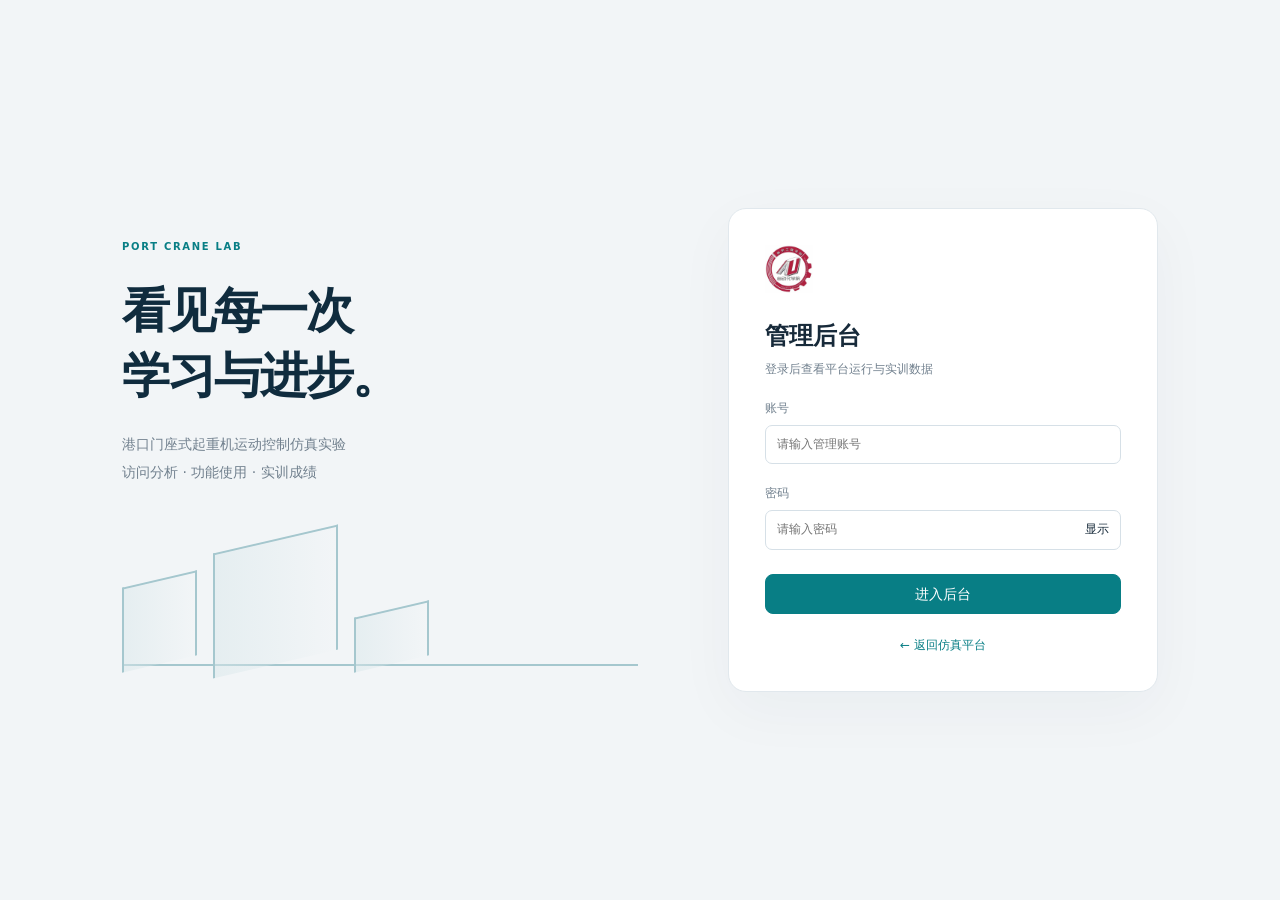
<file: admin.html>
<!DOCTYPE html>
<html lang="zh-CN">
<head>
<meta charset="utf-8"><meta name="viewport" content="width=device-width,initial-scale=1">
<meta http-equiv="Cache-Control" content="no-cache, no-store, must-revalidate">
<title>管理后台 · 港口门机仿真平台</title>
<link rel="stylesheet" href="css/admin.css?v=20261111a">
<script>if('serviceWorker' in navigator)addEventListener('load',function(){navigator.serviceWorker.register('sw.js?v=20261111a').catch(function(){});});</script>
</head>
<body>
<main id="login" class="login-shell">
  <div class="login-story"><span class="eyebrow">PORT CRANE LAB</span><h1>看见每一次<br>学习与进步。</h1><p>港口门座式起重机运动控制仿真实验<br>访问分析 · 功能使用 · 实训成绩</p><div class="port-lines" aria-hidden="true"><i></i><i></i><i></i></div></div>
  <form id="login-form" class="login-card">
    <img src="assets/logo.jpg" alt="南京工程学院" width="48" height="48"><h2>管理后台</h2><p class="muted">登录后查看平台运行与实训数据</p>
    <label>账号<input id="u" autocomplete="username" required placeholder="请输入管理账号"></label>
    <label>密码<span class="password-field"><input id="p" type="password" autocomplete="current-password" required placeholder="请输入密码"><button type="button" id="show-password" aria-label="显示密码" aria-pressed="false">显示</button></span></label>
    <p id="err" class="error hidden" role="alert">账号或密码不正确</p><button class="primary" type="submit">进入后台</button><a href="index.html" class="back-link">← 返回仿真平台</a>
  </form>
</main>
<div id="dash" class="hidden">
  <aside class="sidebar"><a class="brand" href="index.html"><img src="assets/logo.jpg" alt="" width="38" height="38"><span>港口门机实验室<small>管理后台</small></span></a>
    <nav aria-label="后台导航"><button data-tab="overview" class="active" aria-current="page"><span>01</span>统计概览</button><button data-tab="visits"><span>02</span>访问记录</button><button data-tab="scores"><span>03</span>实训成绩</button></nav>
    <div class="sidebar-foot"><a href="index.html" target="_blank" rel="noopener">打开仿真平台 ↗</a><button id="logout">退出登录</button></div>
  </aside>
  <main class="workspace">
    <header class="page-head"><div><span class="eyebrow">教学与运行数据</span><h1 id="page-title">统计概览</h1><p id="meta" class="muted" role="status">准备读取数据</p></div><div class="header-actions"><label class="auto"><input id="auto-refresh" type="checkbox">每分钟刷新</label><button id="refresh" class="primary">刷新数据</button></div></header>
    <form id="filters" class="filterbar"><label>统计时段<select id="period"><option value="7">最近 7 天</option><option value="30">最近 30 天</option><option value="today">今天</option><option value="all">全部时间</option><option value="custom">自定义</option></select></label><div id="custom-dates" class="hidden"><label>起始日期<input id="date-from" type="date"></label><label>结束日期<input id="date-to" type="date"></label><button type="submit">应用</button></div><span id="range-label" class="muted"></span></form>
    <p id="global-message" class="notice hidden" role="status"></p>
    <section id="view-overview" class="view">
      <div class="metrics"><article><span>访问人次</span><strong id="k-total">—</strong><small>所选时段 · 已排除心跳</small></article><article class="live"><span><i></i>当前在线</span><strong id="k-online">—</strong><small>最近 5 分钟 · 按浏览器标识去重</small></article><article><span>功能使用次数</span><strong id="k-events">—</strong><small>所选时段 · 功能触发事件</small></article><article><span>实训成绩记录</span><strong id="k-scores">—</strong><small>所选时段 · 包含重复提交</small></article></div>
      <div class="chart-grid"><article class="card"><div class="section-head"><div><h2>访问趋势</h2><p id="trend-note" class="muted">按日分布</p></div><span class="badge">访问</span></div><div id="trend" class="trend"></div></article><article class="card"><div class="section-head"><div><h2>功能使用分布</h2><p id="feat-note" class="muted">按触发次数统计</p></div></div><div id="feat"></div></article></div>
      <div class="info-strip"><strong>统计口径</strong><p>访问人次按打开页面计数，不包含后台心跳；在线数按浏览器标识去重，并非独立用户数。成绩满分按提交记录中的任务数量计算。</p></div>
    </section>
    <section id="view-visits" class="view hidden"><article class="card table-card"><div class="section-head"><div><h2>访问记录</h2><p class="muted">查询页面访问与设备信息，自动排除心跳</p></div><button id="export-visits" disabled>导出本页 CSV</button></div><form id="search-visits" class="table-tools"><label class="search"><span class="sr-only">搜索访问记录</span><input id="query-visits" type="search" placeholder="搜索 IP、页面或设备" maxlength="100"></label><button type="submit">搜索</button><button type="button" id="clear-visits">清除</button><label>每页<select id="size-visits"><option>20</option><option>50</option><option>100</option></select></label></form><p id="message-visits" class="table-message" role="status"></p><div id="visitbox" class="table-scroll"></div><div class="pagination"><span id="count-visits"></span><div><button id="prev-visits">上一页</button><span id="page-visits">—</span><button id="next-visits">下一页</button></div></div></article></section>
    <section id="view-scores" class="view hidden"><article class="card table-card"><div class="section-head"><div><h2>实训成绩</h2><p class="muted">查看每次提交及任务明细，支持按姓名或学号查询</p></div><button id="export-scores" disabled>导出本页 CSV</button></div><form id="search-scores" class="table-tools"><label class="search"><span class="sr-only">搜索实训成绩</span><input id="query-scores" type="search" placeholder="搜索姓名或学号" maxlength="100"></label><button type="submit">搜索</button><button type="button" id="clear-scores">清除</button><label>排序<select id="sort-scores"><option value="created_at.desc">最近提交</option><option value="total.desc">总分从高到低</option><option value="total.asc">总分从低到高</option></select></label><label>每页<select id="size-scores"><option>20</option><option>50</option><option>100</option></select></label></form><p id="message-scores" class="table-message" role="status"></p><div id="scorebox" class="table-scroll"></div><div class="pagination"><span id="count-scores"></span><div><button id="prev-scores">上一页</button><span id="page-scores">—</span><button id="next-scores">下一页</button></div></div></article></section>
    <footer>南京工程学院 · 自动化学院 <span>港口门座式起重机运动控制仿真实验</span></footer>
  </main>
</div>
<dialog id="score-dialog"><div class="section-head"><div><span class="eyebrow">实训提交详情</span><h2 id="detail-title"></h2></div><button id="close-detail" aria-label="关闭成绩详情">关闭</button></div><div id="detail-body"></div></dialog>
<script src="js/stats.js?v=20261111a"></script><script src="js/admin.js?v=20261111a"></script>
</body>
</html>
</file>
<file: css/admin.css>
:root{--ink:#172a3a;--sub:#71808e;--navy:#102c3e;--teal:#087e85;--line:#e1e8ed;--bg:#f2f5f7;--red:#b54135;--mono:Consolas,ui-monospace,monospace}
*{box-sizing:border-box}body{margin:0;background:var(--bg);color:var(--ink);font:14px/1.6 'Microsoft YaHei',system-ui,sans-serif}button,input,select{font:inherit}button,a,input,select{touch-action:manipulation}button{cursor:pointer;border:1px solid var(--line);background:#fff;border-radius:8px;padding:8px 14px;color:var(--ink);white-space:nowrap}button:hover:not(:disabled){background:#edf5f5;border-color:#b8d4d5}button:disabled{opacity:.45;cursor:not-allowed}button:focus-visible,a:focus-visible,input:focus-visible,select:focus-visible{outline:3px solid #58bab977;outline-offset:2px}a{color:var(--teal);text-decoration:none}a:hover{text-decoration:underline}input,select{border:1px solid #d6e0e7;border-radius:7px;padding:9px 11px;background:#fff;color:var(--ink);max-width:100%;min-width:0}input[type=checkbox]{accent-color:var(--teal)}label{font-size:12px;color:var(--sub)}.hidden{display:none!important}.primary{background:var(--teal);border-color:var(--teal);color:white}.primary:hover:not(:disabled){background:#06666c;border-color:#06666c}.muted{color:var(--sub);font-size:12px;margin:4px 0}.eyebrow{font-size:10px;letter-spacing:.17em;font-weight:700;color:var(--teal)}.error{color:var(--red);font-size:12px}.sr-only{position:absolute;width:1px;height:1px;overflow:hidden;clip:rect(0,0,0,0)}
.login-shell{min-height:100vh;max-width:1100px;padding:60px 32px;margin:auto;display:grid;grid-template-columns:1.2fr 1fr;align-items:center;gap:90px}.login-story{position:relative}.login-story h1{font-size:48px;line-height:1.35;letter-spacing:-.04em;margin:22px 0;color:var(--navy)}.login-story p{color:var(--sub);line-height:2}.port-lines{height:140px;display:flex;gap:16px;align-items:flex-end;margin-top:40px;border-bottom:2px solid #a5c7ce}.port-lines i{display:block;width:75px;height:85px;border:2px solid #a5c7ce;border-bottom:0;transform:skewY(-13deg);background:linear-gradient(90deg,#dae8eb88,transparent)}.port-lines i:nth-child(2){height:125px;width:125px}.port-lines i:nth-child(3){height:55px}.login-card{background:#fff;border:1px solid var(--line);border-radius:18px;padding:36px;box-shadow:0 18px 60px #18364c0a}.login-card h2{font-size:24px;margin:18px 0 4px}.login-card>label{display:block;margin-top:20px}.login-card input{display:block;width:100%;margin-top:7px}.password-field{position:relative;display:block}.password-field input{padding-right:60px}.password-field button{position:absolute;right:5px;top:3px;border:0;font-size:12px;padding:7px;background:transparent}.login-card>.primary{width:100%;margin-top:24px}.back-link{display:block;text-align:center;margin-top:22px;font-size:12px}
.sidebar{position:fixed;inset:0 auto 0 0;width:220px;background:var(--navy);color:#d5e4ed;padding:30px 20px;display:flex;flex-direction:column}.brand{display:flex;align-items:center;gap:10px;color:#fff;font-weight:600;font-size:14px}.brand img{border-radius:50%;background:white}.brand small{display:block;color:#8eacbd;font-weight:400;font-size:11px;margin-top:2px}.sidebar nav{margin-top:48px;display:flex;flex-direction:column;gap:8px}.sidebar nav button{border:0;background:transparent;text-align:left;color:#afc3d1;padding:12px 16px}.sidebar nav button span{font:10px var(--mono);color:#678c9e;margin-right:14px}.sidebar nav button:hover,.sidebar nav button.active{background:#234859;color:#fff}.sidebar nav button.active{box-shadow:inset 3px 0 #66c7c0}.sidebar-foot{margin-top:auto;display:flex;flex-direction:column;gap:15px;font-size:12px}.sidebar-foot a{color:#9fbdcc}.sidebar-foot button{color:#c3d6df;background:transparent;border-color:#315362;text-align:left}
.workspace{margin-left:220px;padding:36px 40px 24px;max-width:1700px}.page-head{display:flex;justify-content:space-between;align-items:center;gap:20px;margin-bottom:26px}.page-head h1{font-size:27px;letter-spacing:-.03em;margin:4px 0}.header-actions{display:flex;gap:18px;align-items:center}.auto{display:flex;gap:6px;align-items:center;white-space:nowrap}.filterbar{display:flex;align-items:center;flex-wrap:wrap;gap:18px;margin-bottom:24px;padding:14px 18px;background:white;border:1px solid var(--line);border-radius:10px}.filterbar label{display:flex;gap:10px;align-items:center}.filterbar select{min-width:125px}#custom-dates{display:flex;align-items:center;flex-wrap:wrap;gap:10px}.filterbar>#range-label{margin-left:auto}.notice{padding:12px 16px;background:#fff2df;border:1px solid #eed4a5;border-radius:8px;color:#855e22;font-size:12px}
.metrics{display:grid;grid-template-columns:repeat(4,minmax(0,1fr));gap:16px;margin-bottom:22px}.metrics article{background:white;border:1px solid var(--line);border-radius:12px;padding:20px 22px}.metrics span{font-size:12px;color:var(--sub);display:block}.metrics strong{font-size:34px;line-height:1.5;letter-spacing:-.04em;font-weight:650}.metrics small{font-size:10px;color:var(--sub);display:block}.metrics .live strong{color:var(--teal)}.metrics i{display:inline-block;width:6px;height:6px;border-radius:50%;background:#27a391;margin:0 6px 1px 0}.card{background:#fff;border:1px solid var(--line);border-radius:12px;padding:22px;min-width:0}.chart-grid{display:grid;grid-template-columns:1.3fr 1fr;gap:20px}.section-head{display:flex;gap:16px;align-items:center;justify-content:space-between;margin-bottom:20px}.section-head h2{font-size:15px;margin:0}.badge{background:#e7f3f2;color:var(--teal);font-size:11px;border-radius:5px;padding:3px 8px}.info-strip{display:flex;gap:18px;padding:18px 20px;border-left:3px solid #9fbcc8;margin-top:22px;background:#e8eef2;color:#627586;font-size:12px}.info-strip strong{white-space:nowrap}.info-strip p{margin:0}.trend{min-height:220px}.trend svg{display:block;width:100%;height:220px;overflow:visible}.trend .baseline{stroke:#e8eef2}.trend text{font-size:10px;fill:#81909d;font-family:inherit}.trend rect{fill:#248e96}.trend rect:hover{fill:#115567}.frow{margin:15px 0}.frow-head{display:flex;justify-content:space-between;font-size:12px;gap:14px}.frow-head span:last-child{font:11px var(--mono);color:var(--sub)}.track{height:7px;background:#edf3f4;border-radius:6px;overflow:hidden;margin-top:6px}.track i{display:block;height:100%;background:#5b9fae;border-radius:6px}.empty{padding:44px 20px;text-align:center;color:var(--sub);font-size:13px}.empty strong{display:block;color:#405565;margin-bottom:5px;font-size:15px}
.table-card{padding-bottom:0}.table-tools{display:flex;align-items:center;flex-wrap:wrap;gap:10px;margin-bottom:12px}.table-tools .search{flex:1;min-width:180px}.search input{width:100%}.table-tools>label:not(.search){display:flex;align-items:center;gap:7px}.table-tools select{padding:8px}.table-message{font-size:12px;color:var(--sub);min-height:20px;margin:10px 0}.table-message.error{color:var(--red)}.table-scroll{overflow:auto;max-width:100%;min-height:150px}table{width:100%;border-collapse:collapse;font-size:12px}th{font-weight:500;font-size:11px;letter-spacing:.03em;text-align:left;background:#f5f8fa;color:#71808e;padding:12px 14px;white-space:nowrap}td{padding:14px;border-bottom:1px solid #edf1f4;max-width:260px;overflow-wrap:anywhere}tbody tr:hover{background:#f8fbfb}.mono{font-family:var(--mono);font-size:11px;color:#546c7e}.score{font-weight:700;color:var(--teal)}.table-scroll button{font-size:11px;padding:4px 9px}.pagination{display:flex;align-items:center;justify-content:space-between;gap:14px;padding:18px 0;color:var(--sub);font-size:12px}.pagination>div{display:flex;align-items:center;gap:12px}.pagination button{font-size:12px;padding:6px 11px}footer{display:flex;justify-content:space-between;gap:10px;color:#91a0ab;font-size:10px;margin-top:34px}dialog{border:1px solid var(--line);border-radius:14px;padding:26px;width:min(700px,calc(100vw - 28px));max-height:85vh;color:var(--ink);box-shadow:0 25px 80px #0003}dialog::backdrop{background:#0e293b66}dialog .section-head{align-items:flex-start}dialog h2{margin-top:6px!important}dialog table{margin-top:20px}dialog .detail-summary{display:flex;gap:20px;flex-wrap:wrap;background:#f0f6f6;padding:14px;border-radius:8px}
@media(min-width:1700px){.workspace{margin-right:auto}}@media(max-width:1150px){.sidebar{width:190px;padding:24px 14px}.workspace{margin-left:190px;padding:28px 24px}.metrics{gap:10px}.metrics article{padding:16px}.metrics strong{font-size:29px}.chart-grid{grid-template-columns:1fr}.trend{min-height:200px}.login-shell{gap:40px}.login-story h1{font-size:40px}}
@media(max-width:760px){.sidebar{position:static;width:100%;padding:16px 18px;gap:16px}.brand small{display:none}.sidebar nav{margin:0;flex-direction:row;gap:6px}.sidebar nav button{flex:1;text-align:center;padding:9px 8px;font-size:12px}.sidebar nav button span{display:none}.sidebar-foot{position:absolute;right:18px;top:19px}.sidebar-foot a{display:none}.sidebar-foot button{border:0;padding:5px;font-size:11px}.workspace{margin:0;padding:22px 16px}.page-head{align-items:flex-start;gap:8px}.page-head h1{font-size:23px}.header-actions{gap:8px;flex-direction:column;align-items:flex-end}.auto{font-size:10px}.filterbar{padding:12px;gap:10px}.filterbar>#range-label{width:100%;margin:0}.metrics{grid-template-columns:repeat(2,minmax(0,1fr))}.metrics article{padding:16px 13px}.metrics small{font-size:9px}.card{padding:16px}.section-head{gap:8px;flex-wrap:wrap}.section-head>button{font-size:11px}.info-strip{display:block}.info-strip p{margin-top:6px}.table-scroll table{min-width:620px}.pagination{gap:8px;flex-wrap:wrap}.table-tools .search{flex-basis:100%}.table-tools label{font-size:10px}.table-tools button{font-size:12px;padding:8px 10px}footer{display:block}footer span{display:block;margin-top:4px}.login-shell{display:block;padding:32px 20px}.login-story{padding:0 12px}.login-story h1{font-size:28px;margin:16px 0}.login-story p,.port-lines{display:none}.login-card{margin-top:28px;padding:26px}.login-card>img{display:none}}
</file>
